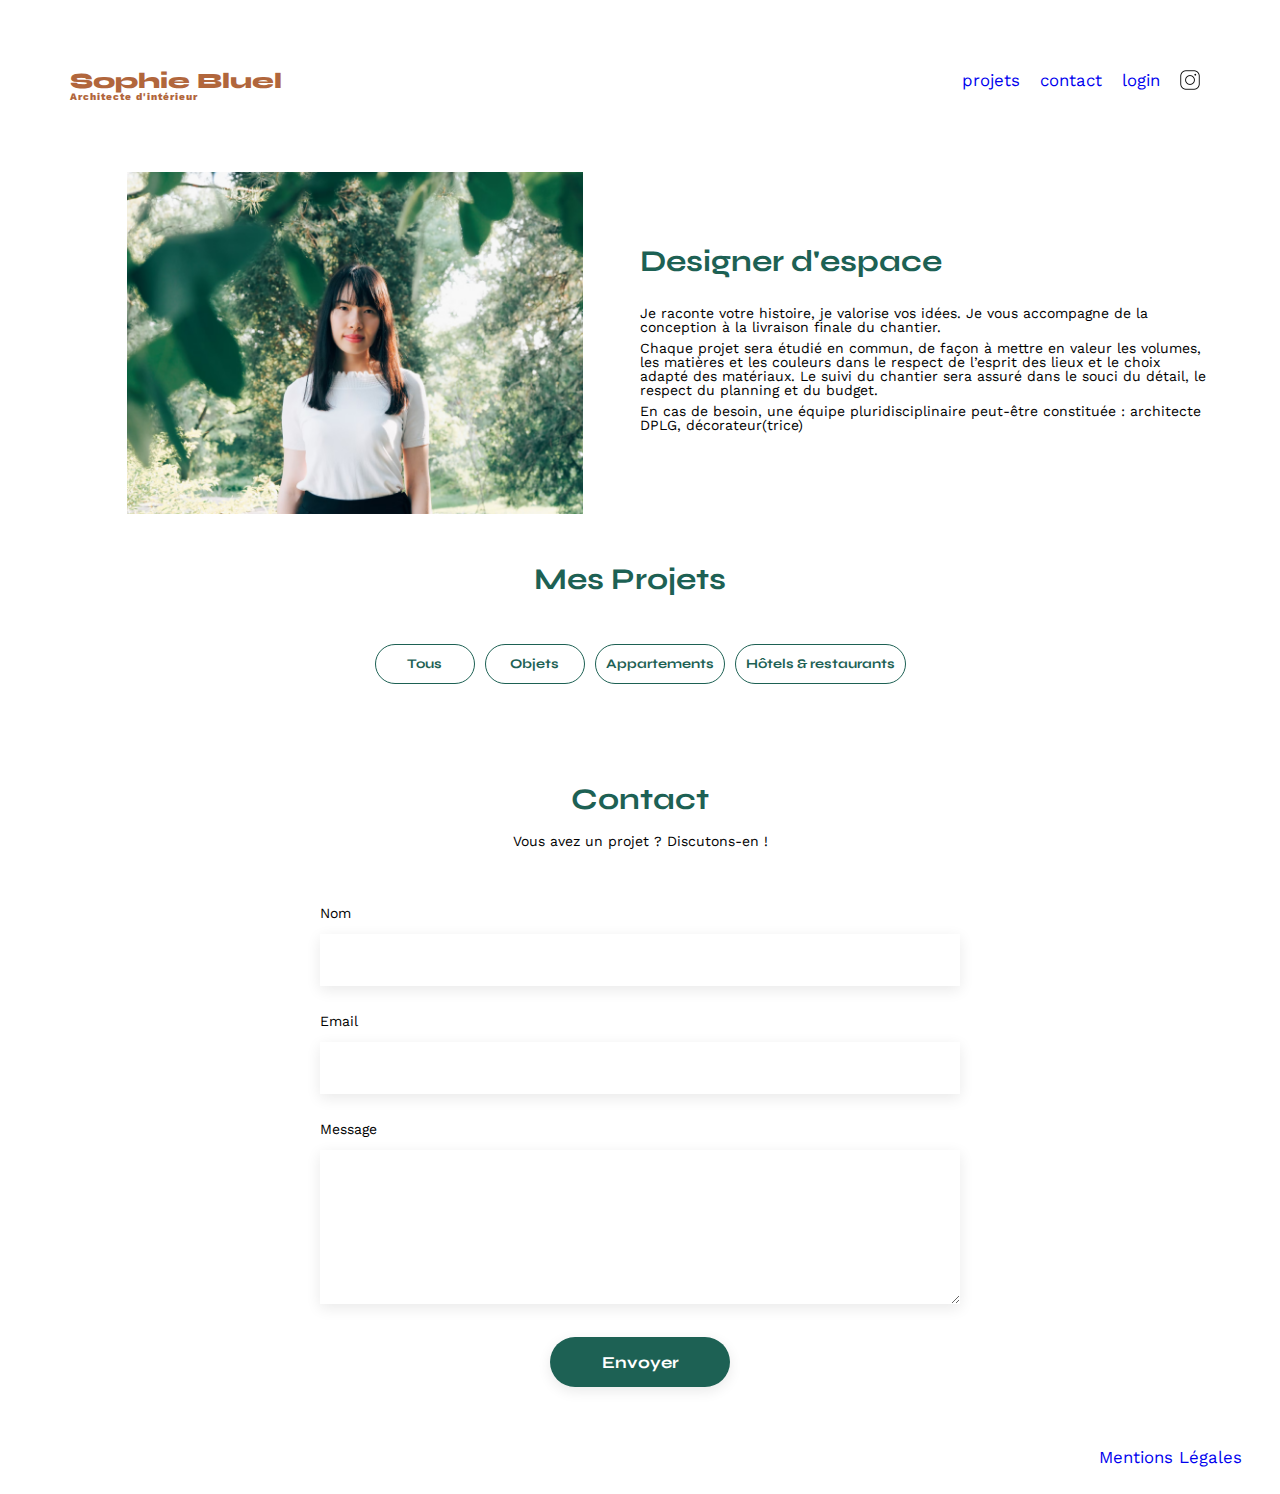
<file: FrontEnd/index.html>
<!DOCTYPE html>
<html lang="fr">
  <head>
    <meta charset="UTF-8" />
    <title>Sophie Bluel - Architecte d'intérieur</title>
    <meta name="viewport" content="width=device-width, initial-scale=1.0" />
    <link rel="preconnect" href="https://fonts.googleapis.com" />
    <link rel="preconnect" href="https://fonts.gstatic.com" crossorigin />
    <link
      href="https://fonts.googleapis.com/css2?family=Syne:wght@700;800&family=Work+Sans&display=swap"
      rel="stylesheet"
    />
     <link
      rel="stylesheet"
      href="https://cdnjs.cloudflare.com/ajax/libs/font-awesome/6.2.1/css/all.min.css"
      integrity="sha512-MV7K8+y+gLIBoVD59lQIYicR65iaqukzvf/nwasF0nqhPay5w/9lJmVM2hMDcnK1OnMGCdVK+iQrJ7lzPJQd1w=="
      crossorigin="anonymous"
      referrerpolicy="no-referrer"
    />
    <meta name="description" content="" />
    <link rel="stylesheet" href="./CSS/style.css" />

    <link rel="icon" type="image/png" href="./assets/icons/crayon-et-regle.png" />
  </head>

<body>
  <main>
<!-- MODDAL -->

<section class="modal-overlay display-none"></section>
<div class="modal1">
<section class="modal-header display-none">
  <i class="fa-regular fa-pen-to-square"></i> 
  <button  class="edit">Mode édition</button> 

  <button  class="modal-save" >publier les changements</button>

</section>

<section class="modal-pop">
<div class="modal-content">
  <div class="action-buttons">
    <span class="close"><i class="fa-solid fa-xmark"></i></span>
   
  </div>
  <div class="modal-head">
    <h2>Galerie photo</h2>
  </div>
  <div class="modal-body">
    <div class="modal-gallery"></div>
  </div>
  <div class="bar">
  <div class="modal-footer">
    <button class="modal-add" >Ajouter une photo</button>

    <h3>Supprimer la galerie</h3>
  </div>
</div>
</section>
</div>
<!-- MODAL 2 -->

<section class="modal-pop2">
  <div class="modal-content">
    <div class="action-buttons">
      <span class="close2"><i class="fa-solid fa-xmark"></i></span>
      <span class="back"><i class="fa-solid fa-arrow-left"></i></span>
    </div>
    <div class="modal-head">
      <h2>Ajout photo</h2>
    </div>

    <div class="modal-body">
<form id="myForm">
      <div class="modal-adding">
        <span><svg id="svg-img" width="58" height="46" viewBox="0 0 58 46" fill="none" xmlns="http://www.w3.org/2000/svg">
          <path d="M57 0H1C0.448 0 0 0.447 0 1V45C0 45.553 0.448 46 1 46H57C57.552 46 58 45.553 58 45V1C58 0.447 57.552 0 57 0ZM56 44H2V2H56V44Z" fill="#B9C5CC"/>
          <path d="M16 22.138C19.071 22.138 21.569 19.64 21.569 16.57C21.569 13.498 19.071 11 16 11C12.929 11 10.431 13.498 10.431 16.569C10.431 19.64 12.929 22.138 16 22.138ZM16 13C17.968 13 19.569 14.602 19.569 16.569C19.569 18.536 17.968 20.138 16 20.138C14.032 20.138 12.431 18.537 12.431 16.57C12.431 14.603 14.032 13 16 13Z" fill="#B9C5CC"/>
          <path d="M7.00004 40C7.23404 40 7.47004 39.918 7.66004 39.751L23.973 25.389L34.275 35.69C34.666 36.081 35.298 36.081 35.689 35.69C36.08 35.299 36.08 34.667 35.689 34.276L30.882 29.469L40.063 19.415L51.324 29.738C51.731 30.111 52.364 30.083 52.737 29.676C53.11 29.269 53.083 28.636 52.675 28.263L40.675 17.263C40.479 17.084 40.218 16.995 39.955 17.001C39.69 17.013 39.44 17.13 39.261 17.326L29.467 28.053L24.724 23.31C24.35 22.937 23.752 22.918 23.356 23.266L6.33904 38.249C5.92404 38.614 5.88404 39.246 6.24904 39.661C6.44704 39.886 6.72304 40 7.00004 40Z" fill="#B9C5CC"/>
          </svg></span>
        
        <label for="file" accept=".jpeg,.jpg,.png" class="label-file" id="buttonAjout">+ Ajouter photo</label>
        <input id="file" class="input-file" type="file">
        <p id="format-photo">jpg, png : 4mo max</p>
      </div>

    <section class="ajout-photo">
    <label for="titre" id="title">Titre</label>
		<input type="text" id="titre">
    
    <label for="modal-categorie" id="categorie">Catégorie</label>	
      <select id="modal-categorie">
					<option></option>
					<option value="1" data-id="1">Objets</option>
					<option value="2" data-id="2">Appartements</option>
					<option value="3" data-id="3">Hôtel & Restaurants</option>
			</select>
   
    </section>
    </div> 
 
  
    <div class="bar">
      <div class="modal-footer"><button class="modal-done">valider</button></div>
    </div>
  </form>
</section>

<!-- MODAL 2 -->
<!-- MODAL -->

  <section class="container">
    <header>
      <h1>Sophie Bluel <span>Architecte d'intérieur</span></h1>
  
      <nav>
        <ul>
          <li><a href="#portfolio">projets</a></li>
          <li><a href="#contact">contact</a></li>
          <li><a href="login.html" id="login">login</a></li>
          <li><img src="./assets/icons/instagram.png" alt="Instagram" /></li>
          
        </ul>
      </nav>
    </header>

    
      <section id="introduction">
        <figure>
          <img src="./assets/images/sophie-bluel.png" alt="" />

          <div class="edit1">
            <i class ="fa-regular fa-pen-to-square"></i>
            <button class="edit2Btn">modifier</button>
          </div>

         </div>
        </figure>
        
        <article>
          <h2>Designer d'espace</h2>
          <p>
            Je raconte votre histoire, je valorise vos idées. Je vous accompagne
            de la conception à la livraison finale du chantier.
          </p>
          <p>
            Chaque projet sera étudié en commun, de façon à mettre en valeur les
            volumes, les matières et les couleurs dans le respect de l’esprit
            des lieux et le choix adapté des matériaux. Le suivi du chantier
            sera assuré dans le souci du détail, le respect du planning et du
            budget.
          </p>
          <p>
            En cas de besoin, une équipe pluridisciplinaire peut-être constituée
            : architecte DPLG, décorateur(trice)
          </p>
        </article>

      </section>

      <section id="portfolio">
        <section class="filtresContainer">  
          <div class="editH2">
          <h2>Mes Projets </h2> 
            <div class="edit2">
          <i class ="fa-regular fa-pen-to-square"></i>
          <button class="edit3Btn">modifier</button>
          </div>
        </div>
      </section>

          <div class="filtres">
            <button class="filter-button" id="tous" data-id="">Tous</button>
            <button class="filter-button" id="button1" data-id="1">Objets</button>
            <button class="filter-button" id="button2" data-id="2">Appartements</button>
            <button class="filter-button" id="button3" data-id="3">Hôtels & restaurants</button>
          </div>
      </section>


        <div class="gallery"></div>

      </section>

      <section id="contact">
        <h2>Contact</h2>
        <p>Vous avez un projet ? Discutons-en !</p>
        <form action="#" method="post">
          <label for="name">Nom</label>
          <input type="text" name="name" id="name" />
          <label for="email">Email</label>
          <input type="email" name="email" id="email" />
          <label for="message">Message</label>
          <textarea name="message" id="message" cols="30" rows="10"></textarea>
          <input type="submit" value="Envoyer" />
        </form>
      </section>

</main>
<footer>
      <nav>
        <ul>
          <li><a href="./mentions.html">Mentions Légales</a></li>
        </ul>
      </nav>
</footer>

    <script src="../FrontEnd/JS/script.js"></script>
    <script src="../FrontEnd/JS/login.js"></script>
    <script src="../FrontEnd/JS/modal.js"></script>
    
  </section>

  </body>
</html>
</file>
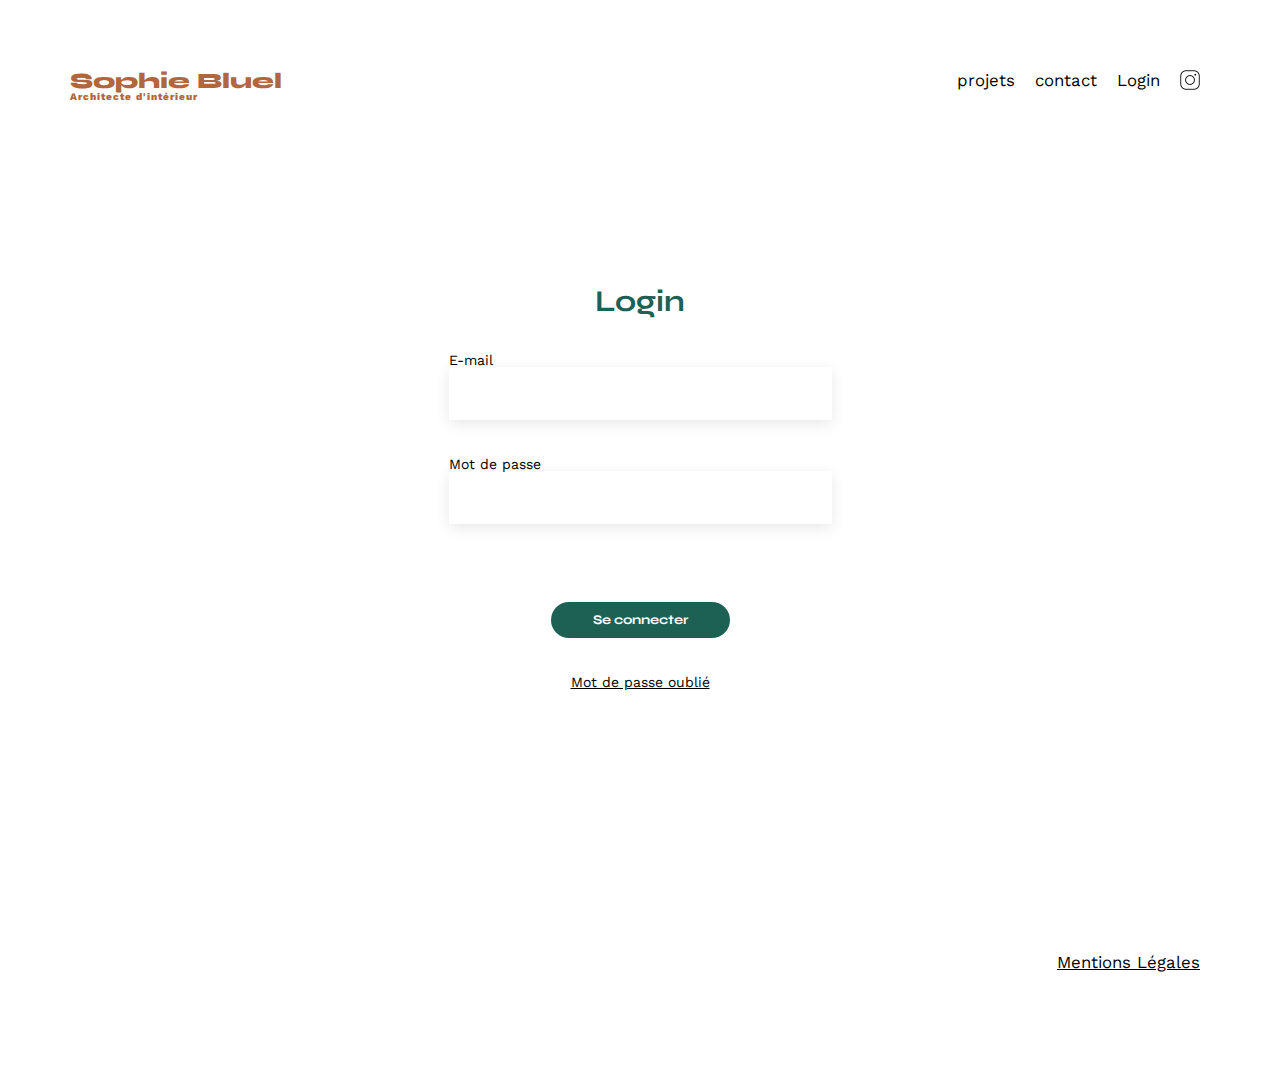
<file: FrontEnd/login.html>
<!DOCTYPE html>
<html lang="en">
  <head>
    <meta charset="UTF-8" />
    <title>Sophie Bluel - Architecte d'intérieur</title>
    <meta name="viewport" content="width=device-width, initial-scale=1.0" />
    <link rel="preconnect" href="https://fonts.googleapis.com" />
    <link rel="preconnect" href="https://fonts.gstatic.com" crossorigin />
    <link
      href="https://fonts.googleapis.com/css2?family=Syne:wght@700;800&family=Work+Sans&display=swap"
      rel="stylesheet"
    />
    <meta name="description" content="" />
    <link rel="stylesheet" href="./CSS/login.css" />
    <link
      rel="icon"
      type="image/png"
      href="./assets/icons/crayon-et-regle.png"
    />
  </head>
  <body>
    <header>
      <h1>Sophie Bluel <span>Architecte d'intérieur</span></h1>
      <nav>
        <ul>
          <li><a href="./index.html#portfolio">projets</a></li>
          <li><a href="./index.html#contact">contact</a></li>
          <li><a href="login.html">Login</a></li>
          <li><img src="./assets/icons/instagram.png" alt="Instagram" /></li>
        </ul>
      </nav>
    </header>
    <main>
      <section id="login">
        <form>
          <h2 id="login-title">Login</h2>
          <form action="#" method="post">
            <label for="email"><p>E-mail</p></label>
            <input type="email" name="email" id="email" />

            <label for="password"><p>Mot de passe</p></label>
            <input type="password" name="password" id="password" />
            <div class="error">Mot de passe et/ou email incorrect</div>
            <input type="submit" value="Se connecter" id="connect" />
            <a href="#" id="forgetpassword">Mot de passe oublié</a>
          </form>
        </form>
      </section>
    </main>
    <footer>
      <section class="footerPage">
        <nav>
          <ul>
            <li><a href="./mentions.html">Mentions Légales</a></li>
          </ul>
        </nav>
      </section>
    </footer>
  </body>
  <script src="./JS/login.js"></script>
</html>
</file>
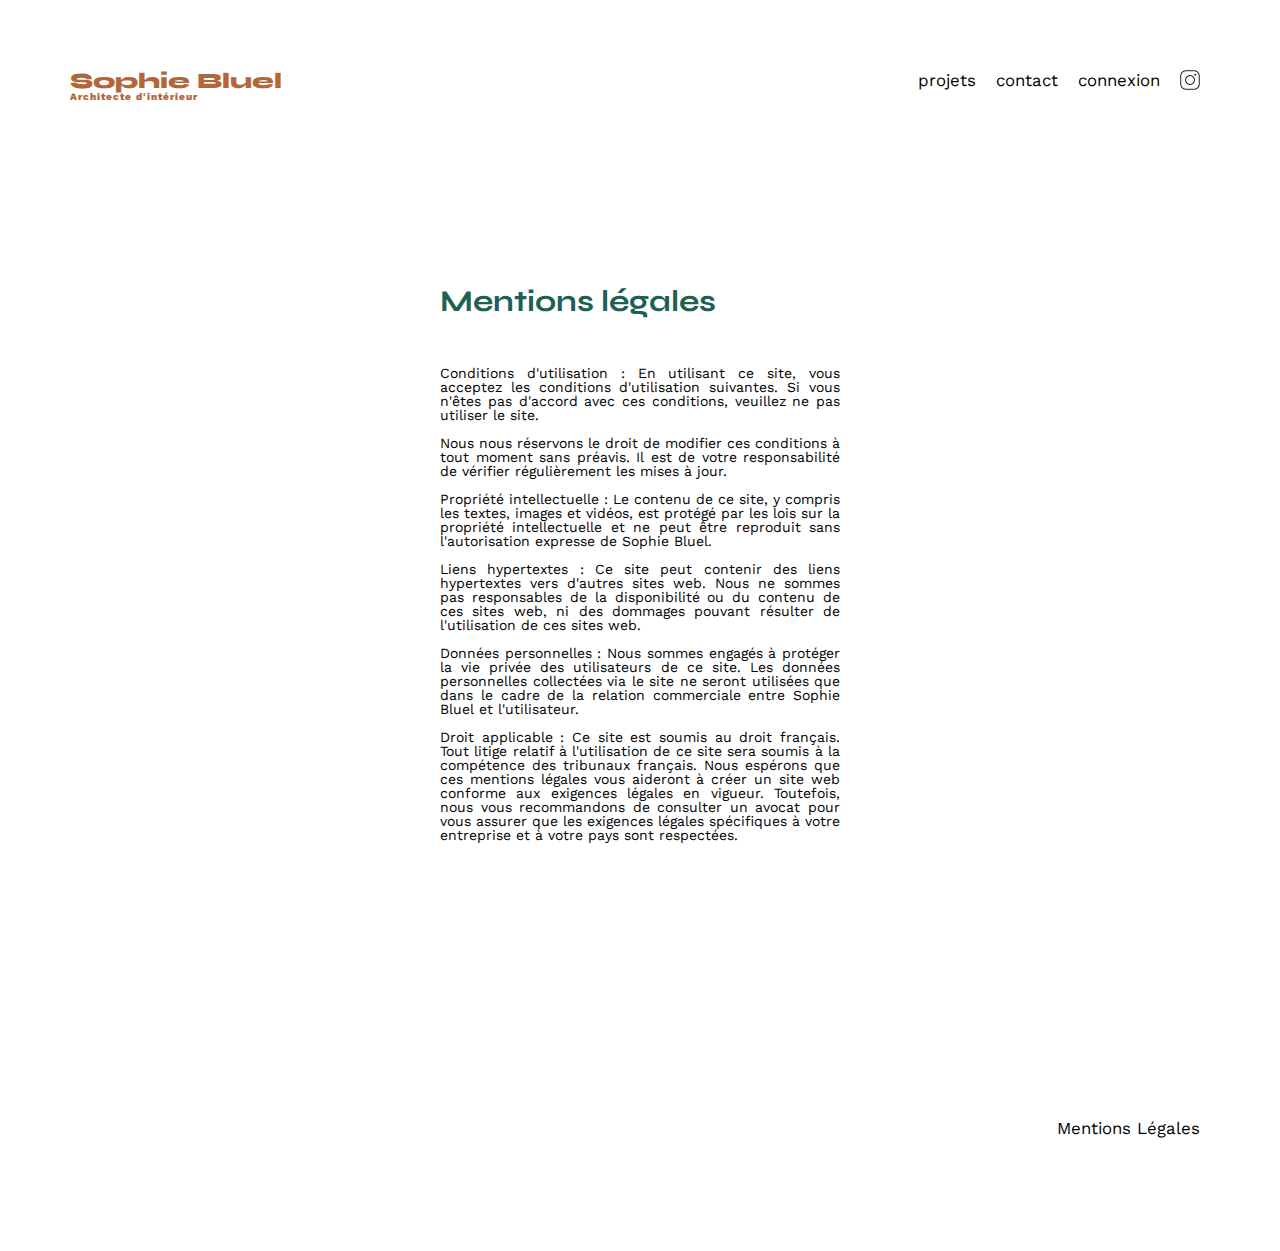
<file: FrontEnd/mentions.html>
<!DOCTYPE html>
<html lang="en">
  <head>
    <meta charset="UTF-8" />
    <title>Sophie Bluel - Architecte d'intérieur</title>
    <meta name="viewport" content="width=device-width, initial-scale=1.0" />
    <link rel="preconnect" href="https://fonts.googleapis.com" />
    <link rel="preconnect" href="https://fonts.gstatic.com" crossorigin />
    <link
      href="https://fonts.googleapis.com/css2?family=Syne:wght@700;800&family=Work+Sans&display=swap"
      rel="stylesheet"
    />
    <meta name="description" content="" />
    <link rel="stylesheet" href="./CSS/login.css" />
    <link
      rel="icon"
      type="image/png"
      href="./assets/icons/crayon-et-regle.png"
    />
  </head>
  <body>
    <header>
      <h1>Sophie Bluel <span>Architecte d'intérieur</span></h1>
      <nav>
        <ul>
          <li><a href="./index.html#portfolio">projets</a></li>
          <li><a href="./index.html#contact">contact</a></li>
          <li><a href="login.html">connexion</a></li>
          <li><img src="./assets/icons/instagram.png" alt="Instagram" /></li>
        </ul>
      </nav>
    </header>
    <main>
      <section id="mentions">
        <h2 id="mention-title">Mentions légales</h2>
        <p class="mention">
          Conditions d'utilisation : En utilisant ce site, vous acceptez les
          conditions d'utilisation suivantes. Si vous n'êtes pas d'accord avec
          ces conditions, veuillez ne pas utiliser le site. <br />
          <br />
          Nous nous réservons le droit de modifier ces conditions à tout moment
          sans préavis. Il est de votre responsabilité de vérifier régulièrement
          les mises à jour.<br />
          <br />
          Propriété intellectuelle : Le contenu de ce site, y compris les
          textes, images et vidéos, est protégé par les lois sur la propriété
          intellectuelle et ne peut être reproduit sans l'autorisation expresse
          de Sophie Bluel. <br />
          <br />
          Liens hypertextes : Ce site peut contenir des liens hypertextes vers
          d'autres sites web. Nous ne sommes pas responsables de la
          disponibilité ou du contenu de ces sites web, ni des dommages pouvant
          résulter de l'utilisation de ces sites web.<br />
          <br />
          Données personnelles : Nous sommes engagés à protéger la vie privée
          des utilisateurs de ce site. Les données personnelles collectées via
          le site ne seront utilisées que dans le cadre de la relation
          commerciale entre Sophie Bluel et l'utilisateur. <br />
          <br />
          Droit applicable : Ce site est soumis au droit français. Tout litige
          relatif à l'utilisation de ce site sera soumis à la compétence des
          tribunaux français. Nous espérons que ces mentions légales vous
          aideront à créer un site web conforme aux exigences légales en
          vigueur. Toutefois, nous vous recommandons de consulter un avocat pour
          vous assurer que les exigences légales spécifiques à votre entreprise
          et à votre pays sont respectées.
        </p>
      </section>
    </main>
    <footer>
      <section class="footerPage">
        <nav>
          <ul>
            <li>Mentions Légales</li>
          </ul>
        </nav>
      </section>
    </footer>
  </body>
  <script src="./JS/login.js"></script>
</html>
</file>
<file: FrontEnd/CSS/style.css>
/* http://meyerweb.com/eric/tools/css/reset/
   v2.0 | 20110126
   License: none (public domain)
*/

* {
  font-family: "Work Sans";
}

html,
body,
div,
span,
applet,
object,
iframe,
h1,
h2,
h3,
h4,
h5,
h6,
p,
blockquote,
pre,
a,
abbr,
acronym,
address,
big,
cite,
code,
del,
dfn,
em,
img,
ins,
kbd,
q,
s,
samp,
small,
strike,
strong,
sub,
sup,
tt,
var,
b,
u,
i,
center,
dl,
dt,
dd,
ol,
ul,
li,
fieldset,
form,
label,
legend,
table,
caption,
tbody,
tfoot,
thead,
tr,
th,
td,
article,
aside,
canvas,
details,
embed,
figure,
figcaption,
footer,
header,
hgroup,
menu,
nav,
output,
ruby,
section,
summary,
time,
mark,
audio,
video {
  margin: 0;
  padding: 0;
  border: 0;
  font-size: 100%;
  font: inherit;
  vertical-align: baseline;
  text-decoration: none;
}
li {
  text-decoration: none;
}
/* HTML5 display-role reset for older browsers */
article,
aside,
details,
figcaption,
figure,
footer,
header,
hgroup,
menu,
nav,
section {
  display: block;
}
body {
  line-height: 1;
}
ol,
ul {
  list-style: none;
}
blockquote,
q {
  quotes: none;
}
blockquote:before,
blockquote:after,
q:before,
q:after {
  content: "";
  content: none;
}
table {
  border-collapse: collapse;
  border-spacing: 0;
}
/** end reset css**/

.container {
  max-width: 1140px;
  justify-content: center;
  margin: auto;
}
body {
  margin: auto;
  font-family: "Work Sans";
  font-size: 14px;
}
header {
  display: flex;
  justify-content: space-between;
  margin: 70px 0;
}
section {
  margin: 50px 0;
}

h1 {
  display: flex;
  flex-direction: column;
  font-family: "Syne";
  font-size: 22px;
  font-weight: 800;
  color: #b1663c;
}

h1 > span {
  font-family: "Work Sans";
  font-size: 10px;
  letter-spacing: 0.1em;
}

h2 {
  font-family: "Syne";
  font-weight: 700;
  font-size: 30px;
  color: #1d6154;
}
nav ul {
  display: flex;
  align-items: center;
  list-style-type: none;
}
nav li {
  padding: 0 10px;
  font-size: 1.2em;
  color: black;
}
nav li img {
  display: flex;
  align-items: center;
  justify-content: center;
  object-fit: cover;
  max-width: 20px;
}
li:hover {
  font-weight: 700;
  color: #000000;
}
a:visited {
  color: black;
}
a:hover {
  color: #000000;
  font-weight: 700;
}
#introduction {
  display: flex;
  align-items: center;
}
#introduction figure {
  flex: 1;
}
#introduction img {
  display: block;
  margin: auto;
  width: 80%;
}

#introduction article {
  flex: 1;
}
#introduction h2 {
  margin-bottom: 1em;
}

#introduction p {
  margin-bottom: 0.5em;
}

#portfolio h2 {
  text-align: center;
  /* margin-bottom: 1em; */
  margin-right: 20px;
}
.gallery {
  width: 100%;
  display: grid;
  grid-template-columns: 1fr 1fr 1fr;
  grid-column-gap: 20px;
  grid-row-gap: 20px;
  justify-items: center;
}
.galleryModal {
  width: 100%;
  display: grid;
  grid-template-columns: 1fr 1fr 1fr 1fr 1fr;
  grid-column-gap: 6px;
  grid-row-gap: 6px;
  justify-items: center;
}

.gallery img {
  width: 100%;
}
.galleryModal img {
  width: 100%;
}
#contact {
  width: 50%;
  margin: auto;
}
#contact > * {
  text-align: center;
}
#contact h2 {
  margin-bottom: 20px;
}
#contact form {
  text-align: left;
  margin-top: 30px;
  display: flex;
  flex-direction: column;
  z-index: 0;
}

#contact input {
  height: 50px;
  font-size: 1.2em;
  border: none;
  box-shadow: 0px 4px 14px rgba(0, 0, 0, 0.09);
}
#contact label {
  margin: 2em 0 1em 0;
}
#contact textarea {
  border: none;
  box-shadow: 0px 4px 14px rgba(0, 0, 0, 0.09);
}

input[type="submit"] {
  font-family: "Syne";
  font-weight: 700;
  color: white;
  background-color: #1d6154;
  margin: 2em auto;
  width: 180px;
  text-align: center;
  border-radius: 60px;
}

footer nav ul {
  display: flex;
  justify-content: flex-end;
  margin: 2em;
}

.filtres {
  display: flex;
  justify-content: center;
  flex-direction: row;

  gap: 10px;
}
.filtres button {
  border: 1px solid #1d6154;
  color: #1d6154;
  font-weight: 700;
  border-radius: 60px;
  font-family: "Syne";
  min-width: 100px;
  background-color: white;

  height: 40px;
  padding: 10px;
}

.gallery {
  margin-bottom: 50px;
}

/* MODE EDITION  */
/* .modal {
  display: none;
} */

.edit {
  border: none;
  background: none;
  color: white;
  cursor: pointer;
}

.modal-overlay {
  position: fixed;
  /* display: none; */
  top: 0;
  left: 0;
  width: 100%;
  height: 100%;

  margin: 0;
  padding: 0;
  background-color: #333333d3;
  z-index: 998;
}

.modal-header {
  display: flex;

  position: absolute;
  justify-content: center;
  align-items: center;

  color: white;
  background-color: black;

  top: 0;
  margin: 0;
  padding: 0;
  height: 50px;
  width: 100%;

  gap: 10px;
  z-index: 999;
}

.modal-save {
  background: #ffffff;
  border-radius: 60px;

  padding: 11px 23px;
  max-height: 60px;
  height: 85%;

  font-weight: 500;
  font-size: 14px;
  cursor: pointer;
}

/* MODAL POP UP  */
.modal-pop {
  display: flex;
  display: none;

  justify-content: center;
  margin: 0;
  padding: 0;
}
.modal-pop2 {
  /* display: flex; */
  display: none;

  justify-content: center;
  margin: 0;
  padding: 0;
}
.action-buttons {
  display: flex;
  flex-direction: row-reverse;
  justify-content: space-between;
  height: 50px;
  width: 100%;
  align-items: center;
}
.action-buttons i {
  margin: 20px;
}
.modal-content,
.modal-pop2 .modal-content {
  display: flex;
  flex-direction: column;

  align-items: center;
  position: absolute;
  max-width: 630px;
  max-height: 731px;
  width: 100%;
  height: 100%;

  margin: 10%;

  border-radius: 10px;
  background: #ffffff;

  z-index: 1000;

  box-shadow: 2.8px 2.8px 2.2px rgba(0, 0, 0, 0.042),
    6.7px 6.7px 5.3px rgba(0, 0, 0, 0.047),
    12.5px 12.5px 10px rgba(0, 0, 0, 0.047),
    22.3px 22.3px 17.9px rgba(0, 0, 0, 0.046),
    41.8px 41.8px 33.4px rgba(0, 0, 0, 0.047),
    100px 100px 80px rgba(0, 0, 0, 0.07);
}

.modal-head {
  height: 60px;
}
.modal-body {
  display: flex;
  justify-content: center;
  flex-direction: column;
  align-items: center;

  max-height: 440px;
  max-width: 500px;
  height: 100%;
  width: 100%;
}
.modal-gallery {
  width: 100%;
  display: grid;
  grid-template-columns: 1fr 1fr 1fr 1fr 1fr;
  grid-column-gap: 6px;
  grid-row-gap: 6px;
  justify-items: center;
}
.modal-gallery img {
  width: 100%;
}

.modal-footer {
  display: flex;
  flex-direction: column;
  justify-content: center;
  width: 100%;
  align-items: center;
  gap: 23px;
}
.bar {
  display: flex;
  justify-content: center;
  align-items: center;
  border-top: 1px solid #b3b3b3;
  width: 80%;
  margin-top: 30px;
  padding: 0;
}

.modal-footer h3 {
  color: #d65353;
}
.modal-add {
  border: 2px solid #1d6154;
  border-radius: 60px;
  margin-top: 40px;
  color: #ffffff;
  width: 237px;
  height: 36px;

  background: #1d6154;
}

.modal-adding {
  display: flex;
  flex-direction: column;
  justify-content: space-around;
  align-items: center;
  background: #e8f1f7;
  width: 420px;
  height: 169px;

  margin: 0;
  padding: 0;
}

.label-file {
  cursor: pointer;
  color: #306685;
  background: #cbd6dc;
  font-weight: bold;
  font-weight: 500;
  border-radius: 50px;
  padding: 10px 30px;
}

.label-file:hover {
  color: #306685;
}

.input-file {
  display: none;
}
#titre {
  width: 415px;
  margin: 10px 0 10px 0;
  font-size: 14px;
  height: 51px;
  font-weight: 500;
  box-shadow: 0px 4px 14px rgba(0, 0, 0, 0.09);
}
#modal-categorie {
  width: 420px;
  margin: 10px 0 10px 0;
  font-size: 14px;
  height: 51px;
  font-weight: 500;
  box-shadow: 0px 4px 14px rgba(0, 0, 0, 0.09);
}

.ajout-photo {
  display: flex;
  flex-direction: column;
}

.modal-done {
  width: 237px;
  height: 36px;
  color: white;
  border-radius: 60px;
  margin: 32px 49px;
  background: #1d6154;
  border: 0;
}

.display-none {
  display: none;
}
.delete-icon {
  height: 10px;
  width: 10px;
  z-index: 1000;
}

.edit1 {
  display: none;
  flex-direction: row;
  align-items: center;
  gap: 10px;
  margin: 10px;
  max-width: 100px;
  margin-left: 60px;
  cursor: pointer;
}

.edit2 {
  display: none;
  flex-direction: row;
  align-items: center;
  gap: 10px;
  margin: 10px;
  max-width: 100px;
  margin-left: 60px;
}

.edit1 .edit2,
.edit2Btn,
.edit3Btn {
  border: none;
  background: none;
  font-family: "Work Sans";
  font-style: normal;
  font-weight: 400;
  font-size: 14px;
  cursor: pointer;
}
.editH2 {
  display: flex;
  justify-content: center;
  align-items: center;
}

.edit2Btn:hover {
  color: #b1663c;
}

.supprimer {
  display: flex;
  justify-content: center;
  position: absolute;
  background-color: black;

  border-radius: 5px;
  margin-left: 70px;
  margin-top: 3px;
}
.deplacer {
  opacity: 0;
  display: flex;
  justify-content: center;

  position: absolute;
  background-color: black;

  border-radius: 5px;
  margin-left: 45px;
  margin-top: 3px;
  transition: 0.1s ease-in-out;
}

.iconDeplacer,
.iconDelete {
  padding: 4px;
  display: flex;
  justify-content: center;
  align-items: center;

  background: none;
  color: white;

  cursor: pointer;
}
article:hover .deplacer {
  opacity: 1;
}
</file>
<file: FrontEnd/CSS/login.css>
/* http://meyerweb.com/eric/tools/css/reset/
   v2.0 | 20110126
   License: none (public domain)
*/

html,
body,
div,
span,
applet,
object,
iframe,
h1,
h2,
h3,
h4,
h5,
h6,
p,
blockquote,
pre,
a,
abbr,
acronym,
address,
big,
cite,
code,
del,
dfn,
em,
img,
ins,
kbd,
q,
s,
samp,
small,
strike,
strong,
sub,
sup,
tt,
var,
b,
u,
i,
center,
dl,
dt,
dd,
ol,
ul,
li,
fieldset,
form,
label,
legend,
table,
caption,
tbody,
tfoot,
thead,
tr,
th,
td,
article,
aside,
canvas,
details,
embed,
figure,
figcaption,
footer,
header,
hgroup,
menu,
nav,
output,
ruby,
section,
summary,
time,
mark,
audio,
video {
  margin: 0;
  padding: 0;
  border: 0;
  font-size: 100%;
  font: inherit;
  vertical-align: baseline;
}
/* HTML5 display-role reset for older browsers */
article,
aside,
details,
figcaption,
figure,
footer,
header,
hgroup,
menu,
nav,
section {
  display: block;
}
body {
  line-height: 1;
}
ol,
ul {
  list-style: none;
}
blockquote,
q {
  quotes: none;
}
blockquote:before,
blockquote:after,
q:before,
q:after {
  content: "";
  content: none;
}
table {
  border-collapse: collapse;
  border-spacing: 0;
}
/** end reset css**/
body {
  max-width: 1140px;
  box-sizing: content-box;
  margin: auto;
  font-family: "Work Sans";
  font-size: 14px;
}

header {
  display: flex;
  justify-content: space-between;
  margin: 70px 0;
}
section {
  margin: 10% 0;
}

h1 {
  display: flex;
  flex-direction: column;
  font-family: "Syne";
  font-size: 22px;
  font-weight: 800;
  color: #b1663c;
}

h1 > span {
  font-family: "Work Sans";
  font-size: 10px;
  letter-spacing: 0.1em;
}

h2 {
  font-family: "Syne";
  font-weight: 700;
  font-size: 30px;
  color: #1d6154;
}
nav ul {
  display: flex;
  align-items: center;
  list-style-type: none;
}
nav li {
  padding: 0 10px;
  font-size: 1.2em;
}
nav li img {
  display: flex;
  align-items: center;
  justify-content: center;
  object-fit: cover;
  max-width: 20px;
}

li:hover {
  font-weight: 700;
  color: #000000;
}
#introduction {
  display: flex;
  align-items: center;
}
#introduction figure {
  flex: 1;
}
#introduction img {
  display: block;
  margin: auto;
  width: 80%;
}

#introduction article {
  flex: 1;
}
#introduction h2 {
  margin-bottom: 1em;
}

#introduction p {
  margin-bottom: 0.5em;
}
#portfolio h2 {
  text-align: center;
  margin-bottom: 1em;
}
.gallery {
  width: 100%;
  display: grid;
  grid-template-columns: 1fr 1fr 1fr;
  grid-column-gap: 20px;
  grid-row-gap: 20px;
}

.gallery img {
  width: 100%;
}
#contact {
  width: 50%;
  margin: auto;
}
#contact > * {
  text-align: center;
}
#contact h2 {
  margin-bottom: 20px;
}
#contact form {
  text-align: left;
  margin-top: 30px;
  display: flex;
  flex-direction: column;
}

#contact input {
  height: 50px;
  font-size: 1.2em;
  border: none;
  box-shadow: 0px 4px 14px rgba(0, 0, 0, 0.09);
}
#contact label {
  margin: 2em 0 1em 0;
}
#contact textarea {
  border: none;
  box-shadow: 0px 4px 14px rgba(0, 0, 0, 0.09);
}

input[type="submit"] {
  font-family: "Syne";
  font-weight: 700;
  color: white;
  background-color: #1d6154;
  margin: 2em auto;
  width: 180px;
  text-align: center;
  border-radius: 60px;
}

/* je commence à partir d'ici */
header a {
  text-decoration: none;
  color: black;
}
a {
  color: black;
}
main {
  display: flex;

  height: 100%;
  justify-content: center;
  align-items: center;
}
label {
  margin-bottom: 7px;
}
.login form {
  display: flex;
  flex-direction: column;

  padding: 10px;
  height: 380px;
}
#login-title,
#password,
#forgetpassword,
#connect,
#email {
  display: flex;
  justify-content: center;
  align-items: center;

  margin-bottom: 37px;
}

#connect {
  height: 36px;
  width: 179px;
  border: 0;

  background-color: #1d6154;
}

#connect:hover {
  background-color: #0e2f28;
}

#email,
#password {
  font-weight: 500;
  width: 379px;
  height: 51px;
  border: none;
  box-shadow: 0px 4px 14px rgba(0, 0, 0, 0.09);
}
#login-title {
  font-weight: 700;
}
footer nav ul {
  width: 100%;
  margin-bottom: 0;
}

.footerPage {
  display: flex;
  justify-content: flex-end;
  bottom: 5px;
}

.error {
  color: #d65353;
  opacity: 0;
  margin: 0;
  padding: 0;
}

.mention {
  max-width: 400px;
  padding: 50px 0;
  text-align: justify;
}
</file>
